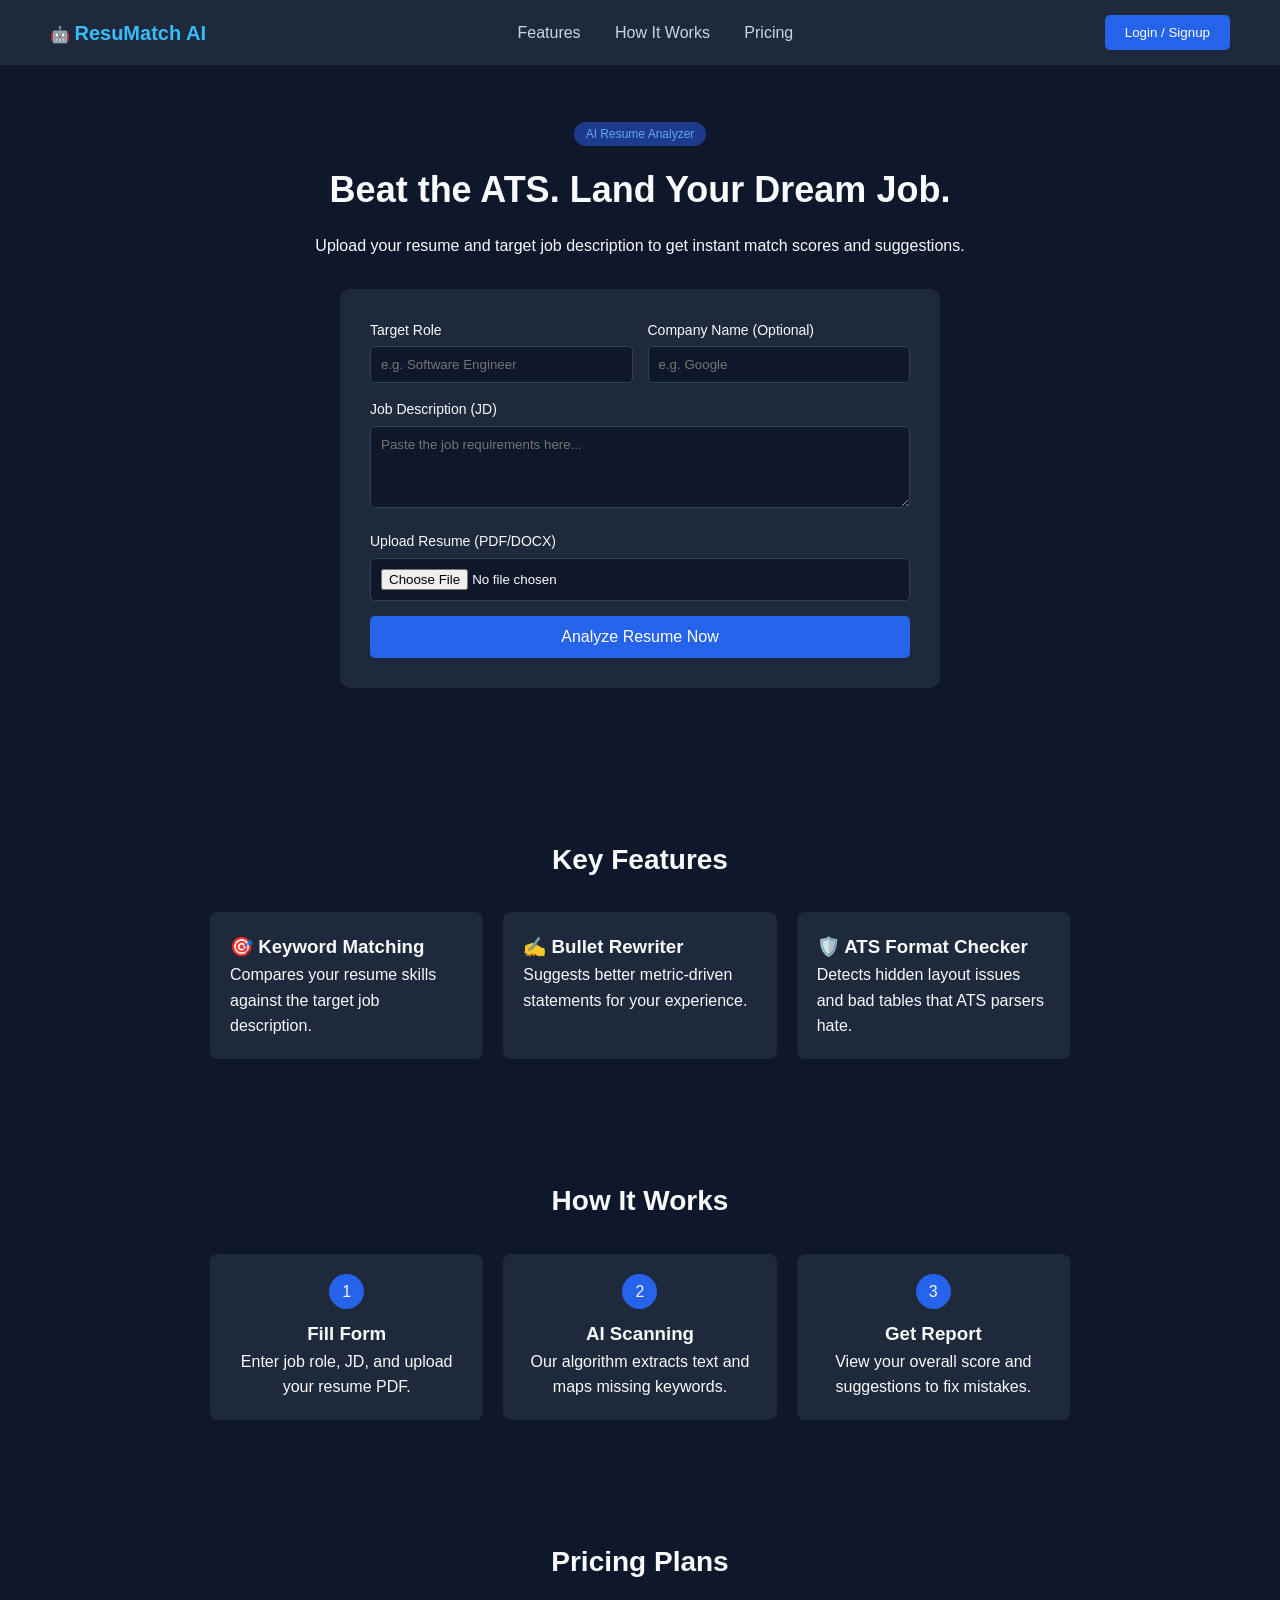
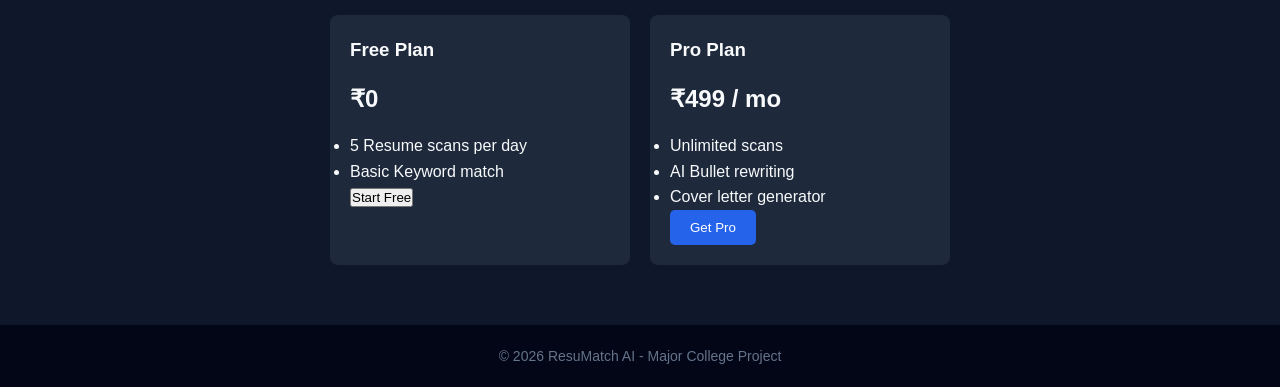
<file: index.html>
<!DOCTYPE html>
<html lang="en">
<head>
    <meta charset="UTF-8">
    <meta name="viewport" content="width=device-width, initial-scale=1.0">
    <title>ResuMatch AI - Resume Analyzer</title>
    <link rel="stylesheet" href="assets/css/style.css">
</head>
<body>

    <!-- Placeholder Divs for Components -->
    <div id="navbar-container"></div>
    <div id="hero-container"></div>
    <div id="features-container"></div>
    <div id="how-it-works-container"></div>
    <div id="pricing-container"></div>
    <div id="auth-modal-container"></div>
    <div id="result-modal-container"></div>

    
    <footer>
        <p>&copy; 2026 ResuMatch AI - Major College Project</p>
    </footer>

    <script src="assets/js/main.js"></script>
    <script src="assets/js/file-upload.js"></script>
    
</body>
</html>
</file>
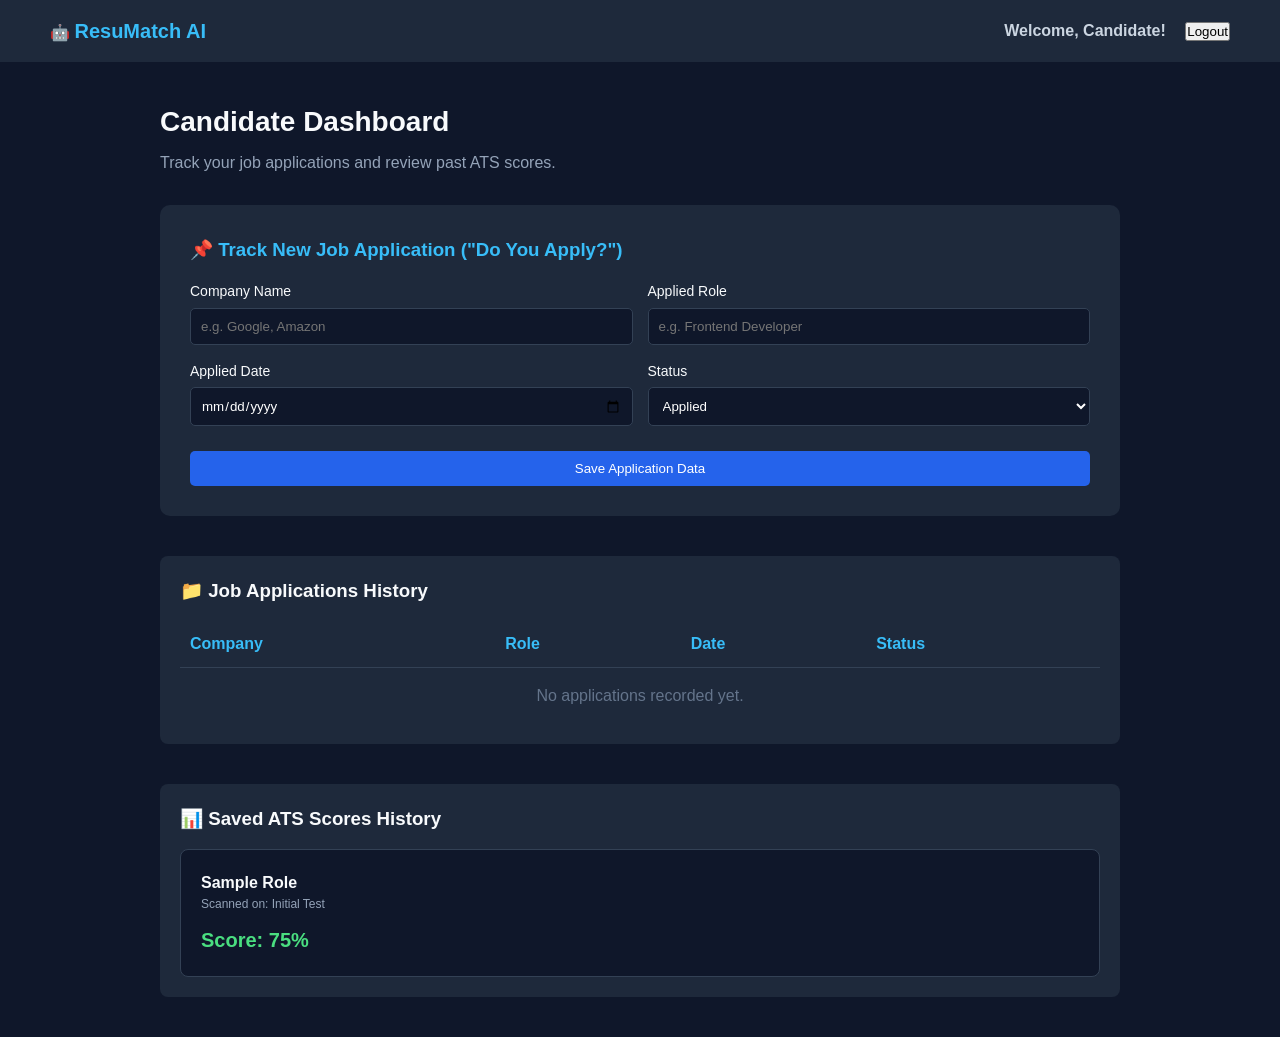
<file: dashboard.html>
<!DOCTYPE html>
<html lang="en">
<head>
    <meta charset="UTF-8">
    <meta name="viewport" content="width=device-width, initial-scale=1.0">
    <title>User Dashboard - ResuMatch AI</title>
    <link rel="stylesheet" href="assets/css/style.css">
</head>
<body>

    <!-- Top Navigation Bar -->
    <header class="navbar">
        <div class="logo">
            <span class="logo-icon">🤖</span>
            <span class="logo-text">ResuMatch AI</span>
        </div>
        <div class="user-profile-nav">
            <span id="welcomeUser" style="color: #cbd5e1; font-weight: bold;">Welcome, Candidate!</span>
            <button onclick="logoutUser()" class="btn-secondary" style="margin-left: 15px;">Logout</button>
        </div>
    </header>

    <div class="dashboard-container" style="max-width: 1000px; margin: 100px auto 40px auto; padding: 0 20px;">
        
        <h2 style="font-size: 28px; margin-bottom: 5px;">Candidate Dashboard</h2>
        <p style="color: #94a3b8; margin-bottom: 30px;">Track your job applications and review past ATS scores.</p>

        <!-- SECTION 1: Do You Apply Form -->
        <div class="form-card" style="max-width: 100%; margin-bottom: 40px;">
            <h3 style="color: #38bdf8; margin-bottom: 15px;">📌 Track New Job Application ("Do You Apply?")</h3>
            <form id="applyTrackerForm" onsubmit="handleApplySubmit(event)">
                <div class="form-row">
                    <div class="form-group">
                        <label for="applyCompany">Company Name</label>
                        <input type="text" id="applyCompany" placeholder="e.g. Google, Amazon" required>
                    </div>
                    <div class="form-group">
                        <label for="applyRole">Applied Role</label>
                        <input type="text" id="applyRole" placeholder="e.g. Frontend Developer" required>
                    </div>
                </div>

                <div class="form-row">
                    <div class="form-group">
                        <label for="applyDate">Applied Date</label>
                        <input type="date" id="applyDate" required>
                    </div>
                    <div class="form-group">
                        <label for="applyStatus">Status</label>
                        <select id="applyStatus" style="width: 100%; padding: 10px; background-color: #0f172a; border: 1px solid #334155; color: white; border-radius: 5px;">
                            <option value="Applied">Applied</option>
                            <option value="Interview Scheduled">Interview Scheduled</option>
                            <option value="Rejected">Rejected</option>
                            <option value="Offer Received">Offer Received</option>
                        </select>
                    </div>
                </div>

                <button type="submit" class="btn-primary" style="width: 100%; margin-top: 10px;">Save Application Data</button>
            </form>
        </div>

        <!-- SECTION 2: Saved Applications History Table -->
        <div class="card" style="margin-bottom: 40px;">
            <h3 style="margin-bottom: 15px;">📁 Job Applications History</h3>
            <div style="overflow-x: auto;">
                <table style="width: 100%; text-align: left; border-collapse: collapse; color: #cbd5e1;">
                    <thead>
                        <tr style="border-bottom: 1px solid #334155; color: #38bdf8;">
                            <th style="padding: 10px;">Company</th>
                            <th style="padding: 10px;">Role</th>
                            <th style="padding: 10px;">Date</th>
                            <th style="padding: 10px;">Status</th>
                        </tr>
                    </thead>
                    <tbody id="applicationsTableBody">
                        <!-- Dynamic Rows will appear here -->
                    </tbody>
                </table>
            </div>
        </div>

        <!-- SECTION 3: Previous ATS Score History -->
        <div class="card">
            <h3 style="margin-bottom: 15px;">📊 Saved ATS Scores History</h3>
            <div class="grid-3" id="atsScoreHistory">
                <!-- Static Fallback Cards (Agar baseline record dekhna ho) -->
                <div class="card" style="background: #0f172a; border: 1px solid #334155;">
                    <h4>Sample Role</h4>
                    <p style="font-size: 12px; color: #94a3b8;">Scanned on: Initial Test</p>
                    <div style="margin-top: 10px; font-size: 20px; font-weight: bold; color: #4ade80;">
                        Score: 75%
                    </div>
                </div>
            </div>
        </div>

    </div>

    <!-- Script for Dashboard Operations -->
    <script>
        document.addEventListener("DOMContentLoaded", function() {
            const userEmail = localStorage.getItem("userEmail");
            if (userEmail) {
                document.getElementById("welcomeUser").innerText = "Welcome, " + userEmail;
            }
            loadApplications();
            loadAtsScores();
        });

        function logoutUser() {
            localStorage.removeItem("userEmail");
            window.location.href = "index.html";
        }

        function handleApplySubmit(e) {
            e.preventDefault();
            const company = document.getElementById("applyCompany").value;
            const role = document.getElementById("applyRole").value;
            const date = document.getElementById("applyDate").value;
            const status = document.getElementById("applyStatus").value;

            const newApp = { company, role, date, status };

            let apps = JSON.parse(localStorage.getItem("jobApplications") || "[]");
            apps.push(newApp);
            localStorage.setItem("jobApplications", JSON.stringify(apps));

            document.getElementById("applyTrackerForm").reset();
            loadApplications();
            alert("Application data saved successfully!");
        }

        function loadApplications() {
            let apps = JSON.parse(localStorage.getItem("jobApplications") || "[]");
            const tbody = document.getElementById("applicationsTableBody");
            if (!tbody) return;
            tbody.innerHTML = "";

            if (apps.length === 0) {
                tbody.innerHTML = `<tr><td colspan="4" style="padding: 15px; text-align: center; color: #64748b;">No applications recorded yet.</td></tr>`;
                return;
            }

            apps.forEach(app => {
                const row = `
                    <tr style="border-bottom: 1px solid #1e293b;">
                        <td style="padding: 10px;">${app.company}</td>
                        <td style="padding: 10px;">${app.role}</td>
                        <td style="padding: 10px;">${app.date}</td>
                        <td style="padding: 10px;"><span style="background: #1e3a8a; color: #60a5fa; padding: 3px 8px; border-radius: 4px; font-size: 12px;">${app.status}</span></td>
                    </tr>
                `;
                tbody.innerHTML += row;
            });
        }

        function loadAtsScores() {
            let scores = JSON.parse(localStorage.getItem("userAtsScores") || "[]");
            const container = document.getElementById("atsScoreHistory");
            if (!container) return;

            if (scores.length > 0) {
                container.innerHTML = ""; // Static baseline hata kar user ka data show karega
                scores.forEach(item => {
                    const card = `
                        <div class="card" style="background: #0f172a; border: 1px solid #334155;">
                            <h4>${item.role}</h4>
                            <p style="font-size: 12px; color: #94a3b8;">Scanned on: ${item.date}</p>
                            <div style="margin-top: 10px; font-size: 20px; font-weight: bold; color: #4ade80;">
                                Score: ${item.score}
                            </div>
                        </div>
                    `;
                    container.innerHTML += card;
                });
            }
        }
    </script>
</body>
</html>
</file>
<file: assets/css/style.css>
/* Basic Reset */
* {
    margin: 0;
    padding: 0;
    box-sizing: border-box;
    font-family: Arial, sans-serif;
}

body {
    background-color: #0f172a;
    color: #f8fafc;
    line-height: 1.6;
}

/* Navbar Styling */
.navbar {
    display: flex;
    justify-content: space-between;
    align-items: center;
    padding: 15px 50px;
    background-color: #1e293b;
    position: fixed;
    top: 0;
    width: 100%;
    z-index: 100;
}

.logo-text {
    font-size: 20px;
    font-weight: bold;
    color: #38bdf8;
}

.nav-links a {
    color: #cbd5e1;
    text-decoration: none;
    margin: 0 15px;
}

.nav-links a:hover {
    color: #38bdf8;
}

.btn-primary {
    background-color: #2563eb;
    color: white;
    border: none;
    padding: 10px 20px;
    border-radius: 5px;
    cursor: pointer;
}

.btn-primary:hover {
    background-color: #1d4ed8;
}

/* Hero Section */
.hero-section {
    padding: 120px 20px 60px 20px;
    text-align: center;
}

.badge {
    background-color: #1e3a8a;
    color: #60a5fa;
    padding: 5px 12px;
    border-radius: 20px;
    font-size: 12px;
}

.hero-header h1 {
    font-size: 36px;
    margin: 15px 0;
}

/* Form Container */
.form-card {
    background-color: #1e293b;
    max-width: 600px;
    margin: 30px auto;
    padding: 30px;
    border-radius: 10px;
    text-align: left;
}

.form-group {
    margin-bottom: 15px;
}

.form-group label {
    display: block;
    margin-bottom: 5px;
    font-size: 14px;
}

.form-group input, .form-group textarea {
    width: 100%;
    padding: 10px;
    background-color: #0f172a;
    border: 1px solid #334155;
    color: white;
    border-radius: 5px;
}

.form-row {
    display: flex;
    gap: 15px;
}

.form-row .form-group {
    flex: 1;
}

.btn-submit {
    width: 100%;
    padding: 12px;
    background-color: #2563eb;
    color: white;
    border: none;
    border-radius: 5px;
    font-size: 16px;
    cursor: pointer;
}

/* Sections & Grids */
.section-container {
    padding: 60px 20px;
    max-width: 900px;
    margin: 0 auto;
    text-align: center;
}

.section-title {
    margin-bottom: 30px;
    font-size: 28px;
}

.grid-3 {
    display: flex;
    gap: 20px;
}

.grid-2 {
    display: flex;
    gap: 20px;
    justify-content: center;
}

.card {
    background-color: #1e293b;
    padding: 20px;
    border-radius: 8px;
    flex: 1;
    text-align: left;
}

.step-card {
    text-align: center;
}

.step-num {
    background: #2563eb;
    width: 35px;
    height: 35px;
    border-radius: 50%;
    display: flex;
    align-items: center;
    justify-content: center;
    margin: 0 auto 10px auto;
}

.pricing-card {
    max-width: 300px;
}

.price {
    font-size: 24px;
    font-weight: bold;
    margin: 15px 0;
}

/* Modal Popup */
.modal {
    position: fixed;
    top: 0;
    left: 0;
    width: 100%;
    height: 100%;
    background-color: rgba(0, 0, 0, 0.7);
    display: flex;
    align-items: center;
    justify-content: center;
}

.hidden {
    display: none;
}

.modal-content {
    background-color: #1e293b;
    padding: 30px;
    border-radius: 8px;
    width: 350px;
    position: relative;
}

.close-btn {
    position: absolute;
    top: 10px;
    right: 15px;
    background: none;
    border: none;
    color: white;
    font-size: 20px;
    cursor: pointer;
}

.spinner {
    border: 4px solid #334155;
    border-top: 4px solid #2563eb;
    border-radius: 50%;
    width: 40px;
    height: 40px;
    animation: spin 1s linear infinite;
    margin: 0 auto 15px auto;
}

@keyframes spin {
    0% { transform: rotate(0deg); }
    100% { transform: rotate(360deg); }
}

.score {
    color: #4ade80;
    font-size: 22px;
}

.tag {
    background-color: #ef4444;
    padding: 3px 8px;
    border-radius: 4px;
    font-size: 12px;
    margin-right: 5px;
}

footer {
    text-align: center;
    padding: 20px;
    background-color: #020617;
    color: #64748b;
    font-size: 14px;
}
.signup-link{
    color:#ff5733;

}
</file>
